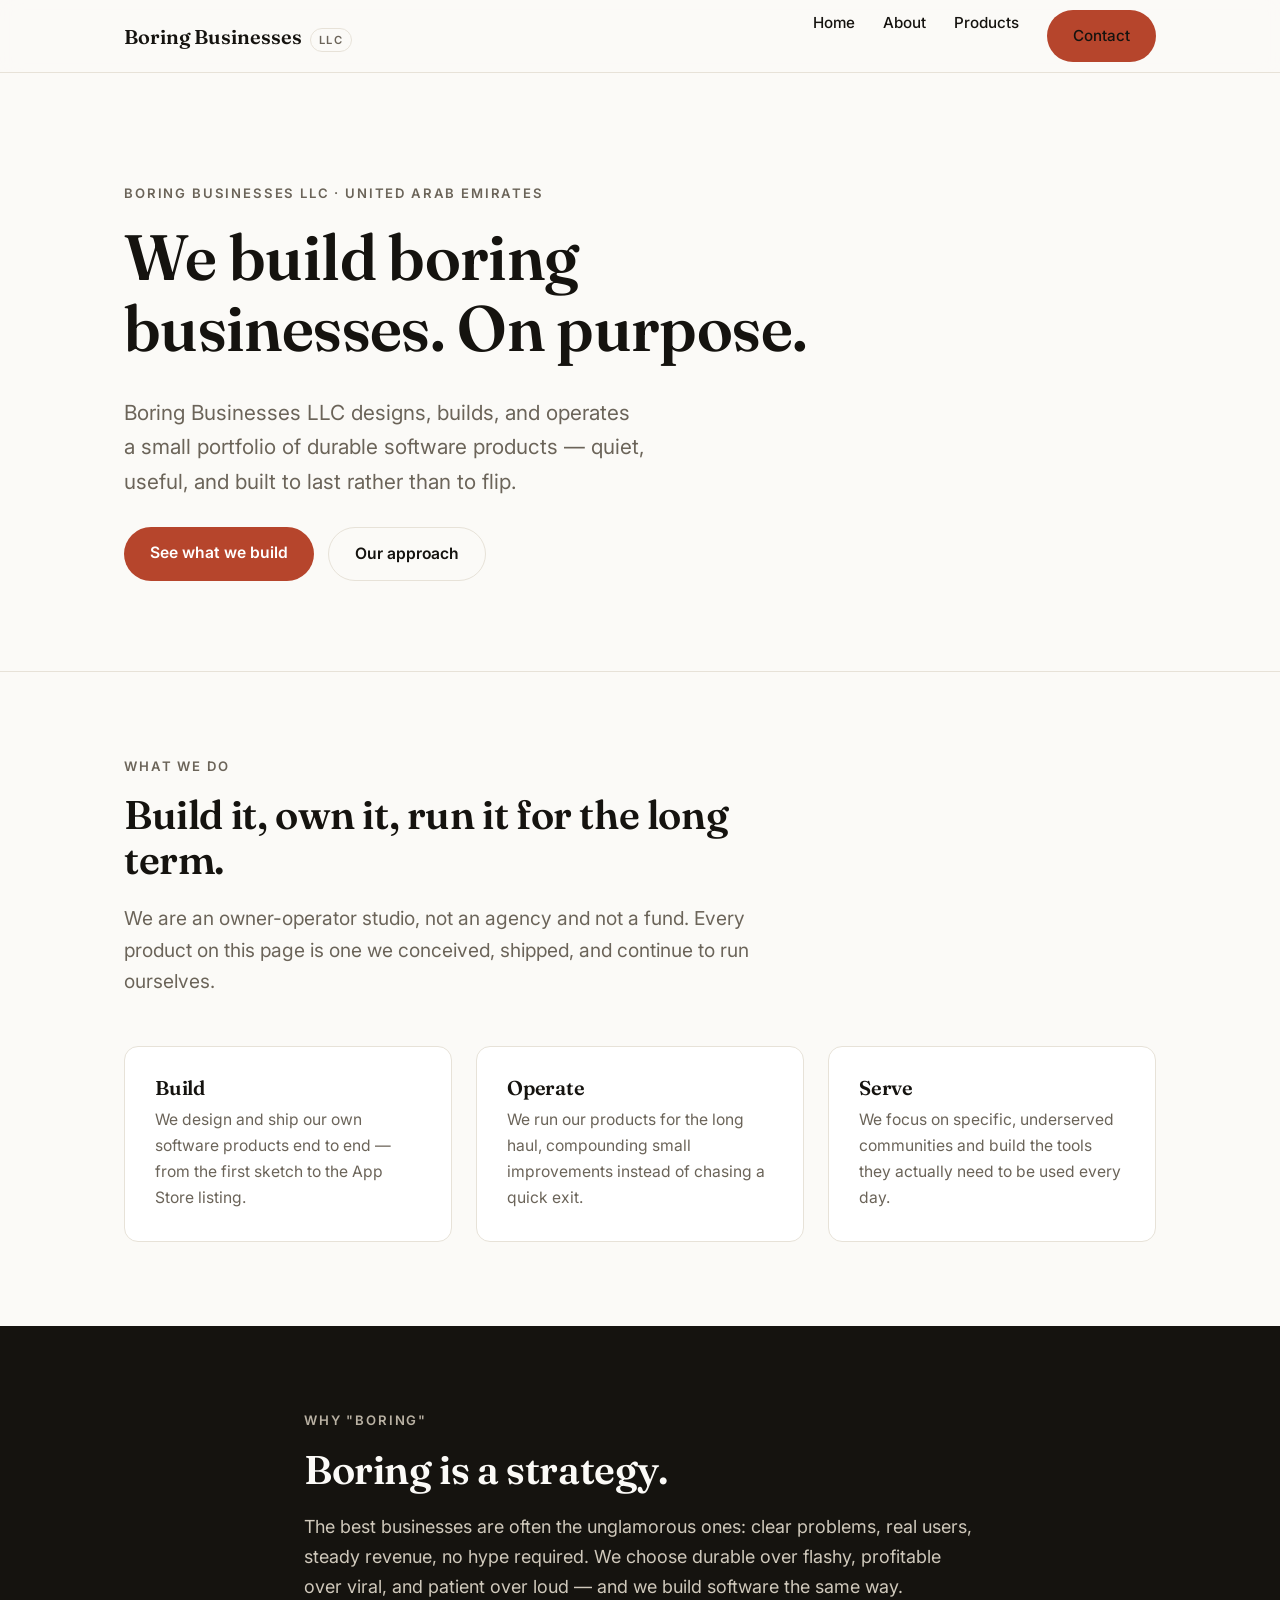
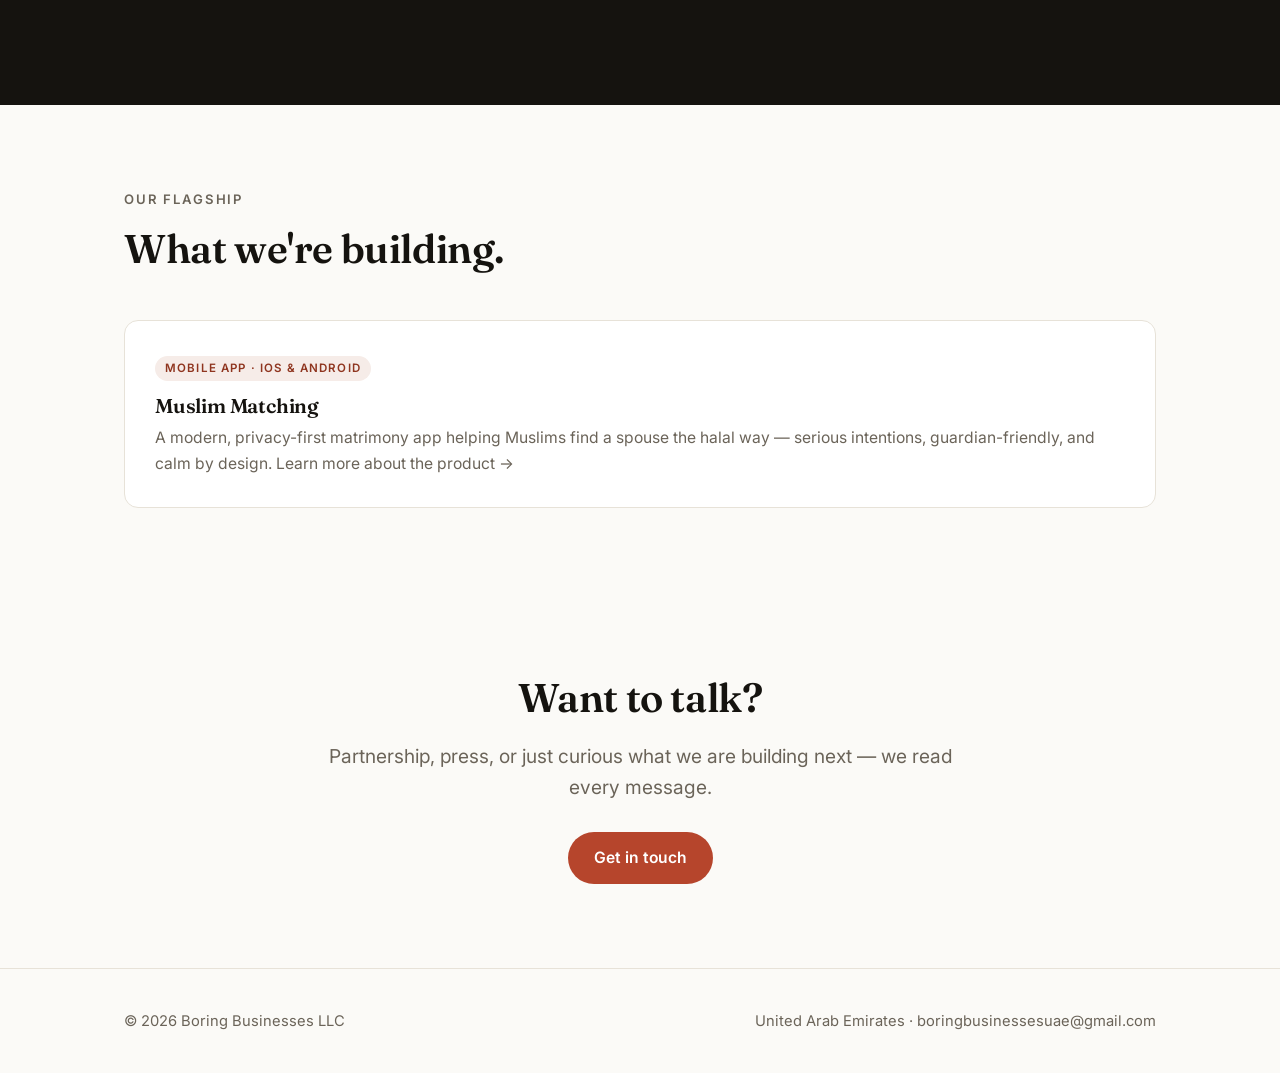
<file: index.html>
<!DOCTYPE html>
<html lang="en">
<head>
  <meta charset="UTF-8" />
  <meta name="viewport" content="width=device-width, initial-scale=1.0" />
  <title>Boring Businesses LLC — A product studio for durable software</title>
  <meta name="description" content="Boring Businesses LLC is a United Arab Emirates product studio that designs, builds, and operates a small portfolio of durable software products and brands, including Muslim Matching." />
  <link rel="preconnect" href="https://fonts.googleapis.com" />
  <link rel="preconnect" href="https://fonts.gstatic.com" crossorigin />
  <link href="https://fonts.googleapis.com/css2?family=Fraunces:opsz,wght@9..144,500;9..144,600&family=Inter:wght@400;500;600&display=swap" rel="stylesheet" />
  <link rel="stylesheet" href="/styles.css" />
</head>
<body>
  <header class="site-header">
    <div class="container header-inner">
      <a class="brand" href="/">Boring Businesses <span>LLC</span></a>
      <nav class="nav">
        <a href="/">Home</a>
        <a href="/about.html">About</a>
        <a href="/products.html">Products</a>
        <a href="/contact.html" class="btn">Contact</a>
      </nav>
    </div>
  </header>

  <main>
    <section class="hero">
      <div class="container">
        <p class="eyebrow">Boring Businesses LLC · United Arab Emirates</p>
        <h1>We build boring<br />businesses. On purpose.</h1>
        <p class="lead">Boring Businesses LLC designs, builds, and operates a small portfolio of durable software products — quiet, useful, and built to last rather than to flip.</p>
        <div class="cta-row">
          <a href="/products.html" class="btn">See what we build</a>
          <a href="/about.html" class="btn btn-ghost">Our approach</a>
        </div>
      </div>
    </section>

    <hr class="divider" />

    <section>
      <div class="container">
        <div class="section-head">
          <p class="eyebrow">What we do</p>
          <h2>Build it, own it, run it for the long term.</h2>
          <p class="lead">We are an owner-operator studio, not an agency and not a fund. Every product on this page is one we conceived, shipped, and continue to run ourselves.</p>
        </div>
        <div class="grid grid-3">
          <div class="card">
            <h3>Build</h3>
            <p>We design and ship our own software products end to end — from the first sketch to the App Store listing.</p>
          </div>
          <div class="card">
            <h3>Operate</h3>
            <p>We run our products for the long haul, compounding small improvements instead of chasing a quick exit.</p>
          </div>
          <div class="card">
            <h3>Serve</h3>
            <p>We focus on specific, underserved communities and build the tools they actually need to be used every day.</p>
          </div>
        </div>
      </div>
    </section>

    <section class="band">
      <div class="container narrow">
        <p class="eyebrow">Why "boring"</p>
        <h2>Boring is a strategy.</h2>
        <p>The best businesses are often the unglamorous ones: clear problems, real users, steady revenue, no hype required. We choose durable over flashy, profitable over viral, and patient over loud — and we build software the same way.</p>
      </div>
    </section>

    <section>
      <div class="container">
        <div class="section-head">
          <p class="eyebrow">Our flagship</p>
          <h2>What we're building.</h2>
        </div>
        <a class="card" href="/products.html" style="color:inherit; display:block">
          <span class="tag">Mobile app · iOS &amp; Android</span>
          <h3>Muslim Matching</h3>
          <p>A modern, privacy-first matrimony app helping Muslims find a spouse the halal way — serious intentions, guardian-friendly, and calm by design. Learn more about the product →</p>
        </a>
      </div>
    </section>

    <section class="center">
      <div class="container narrow">
        <h2>Want to talk?</h2>
        <p class="lead" style="margin:0 auto 28px">Partnership, press, or just curious what we are building next — we read every message.</p>
        <a href="/contact.html" class="btn">Get in touch</a>
      </div>
    </section>
  </main>

  <footer class="site-footer">
    <div class="container footer-inner">
      <div>© 2026 Boring Businesses LLC</div>
      <div>United Arab Emirates · <a href="mailto:boringbusinessesuae@gmail.com">boringbusinessesuae@gmail.com</a></div>
    </div>
  </footer>
</body>
</html>
</file>
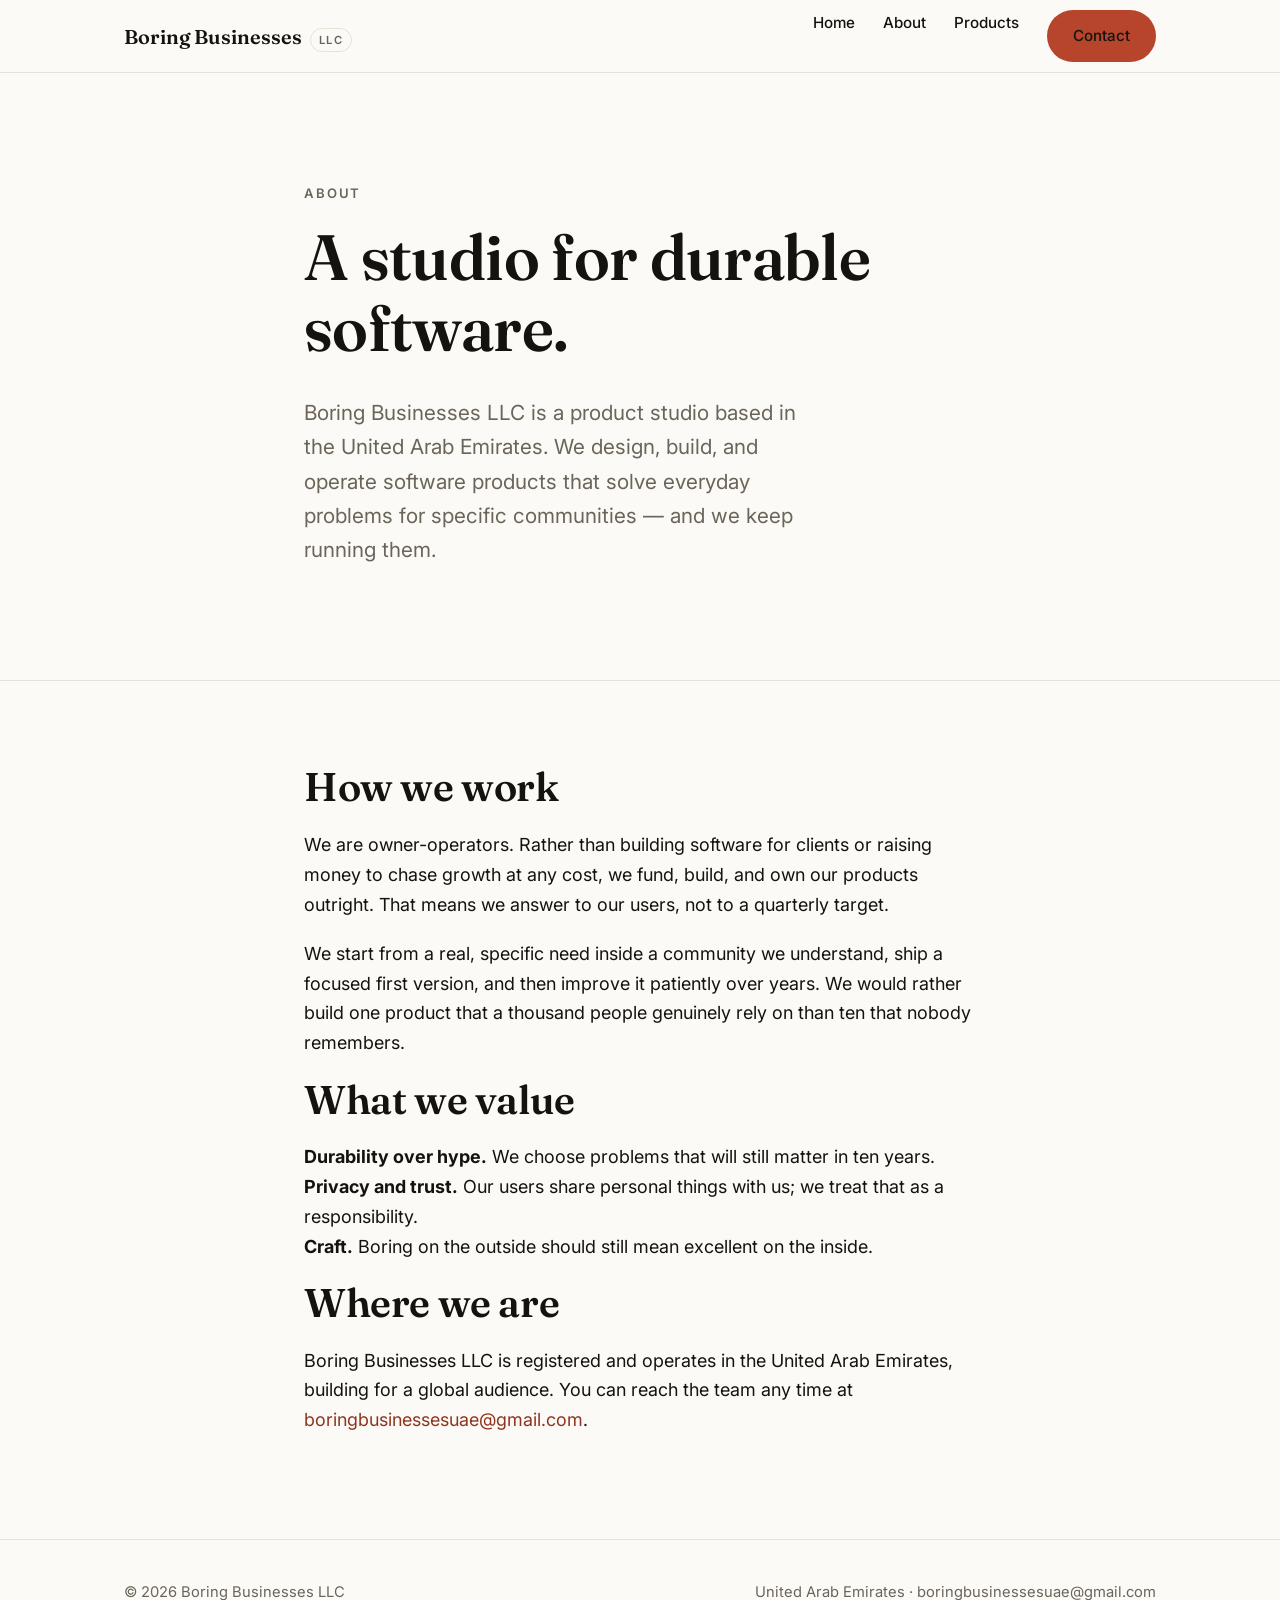
<file: about.html>
<!DOCTYPE html>
<html lang="en">
<head>
  <meta charset="UTF-8" />
  <meta name="viewport" content="width=device-width, initial-scale=1.0" />
  <title>About — Boring Businesses LLC</title>
  <meta name="description" content="Boring Businesses LLC is a United Arab Emirates product studio that builds and operates durable software products for specific communities." />
  <link rel="preconnect" href="https://fonts.googleapis.com" />
  <link rel="preconnect" href="https://fonts.gstatic.com" crossorigin />
  <link href="https://fonts.googleapis.com/css2?family=Fraunces:opsz,wght@9..144,500;9..144,600&family=Inter:wght@400;500;600&display=swap" rel="stylesheet" />
  <link rel="stylesheet" href="/styles.css" />
</head>
<body>
  <header class="site-header">
    <div class="container header-inner">
      <a class="brand" href="/">Boring Businesses <span>LLC</span></a>
      <nav class="nav">
        <a href="/">Home</a>
        <a href="/about.html">About</a>
        <a href="/products.html">Products</a>
        <a href="/contact.html" class="btn">Contact</a>
      </nav>
    </div>
  </header>

  <main>
    <section class="hero">
      <div class="container narrow">
        <p class="eyebrow">About</p>
        <h1>A studio for durable software.</h1>
        <p class="lead">Boring Businesses LLC is a product studio based in the United Arab Emirates. We design, build, and operate software products that solve everyday problems for specific communities — and we keep running them.</p>
      </div>
    </section>

    <hr class="divider" />

    <section>
      <div class="container narrow">
        <h2>How we work</h2>
        <p>We are owner-operators. Rather than building software for clients or raising money to chase growth at any cost, we fund, build, and own our products outright. That means we answer to our users, not to a quarterly target.</p>
        <p>We start from a real, specific need inside a community we understand, ship a focused first version, and then improve it patiently over years. We would rather build one product that a thousand people genuinely rely on than ten that nobody remembers.</p>

        <h2>What we value</h2>
        <p><strong>Durability over hype.</strong> We choose problems that will still matter in ten years.<br />
        <strong>Privacy and trust.</strong> Our users share personal things with us; we treat that as a responsibility.<br />
        <strong>Craft.</strong> Boring on the outside should still mean excellent on the inside.</p>

        <h2>Where we are</h2>
        <p>Boring Businesses LLC is registered and operates in the United Arab Emirates, building for a global audience. You can reach the team any time at <a href="mailto:boringbusinessesuae@gmail.com">boringbusinessesuae@gmail.com</a>.</p>
      </div>
    </section>
  </main>

  <footer class="site-footer">
    <div class="container footer-inner">
      <div>© 2026 Boring Businesses LLC</div>
      <div>United Arab Emirates · <a href="mailto:boringbusinessesuae@gmail.com">boringbusinessesuae@gmail.com</a></div>
    </div>
  </footer>
</body>
</html>
</file>
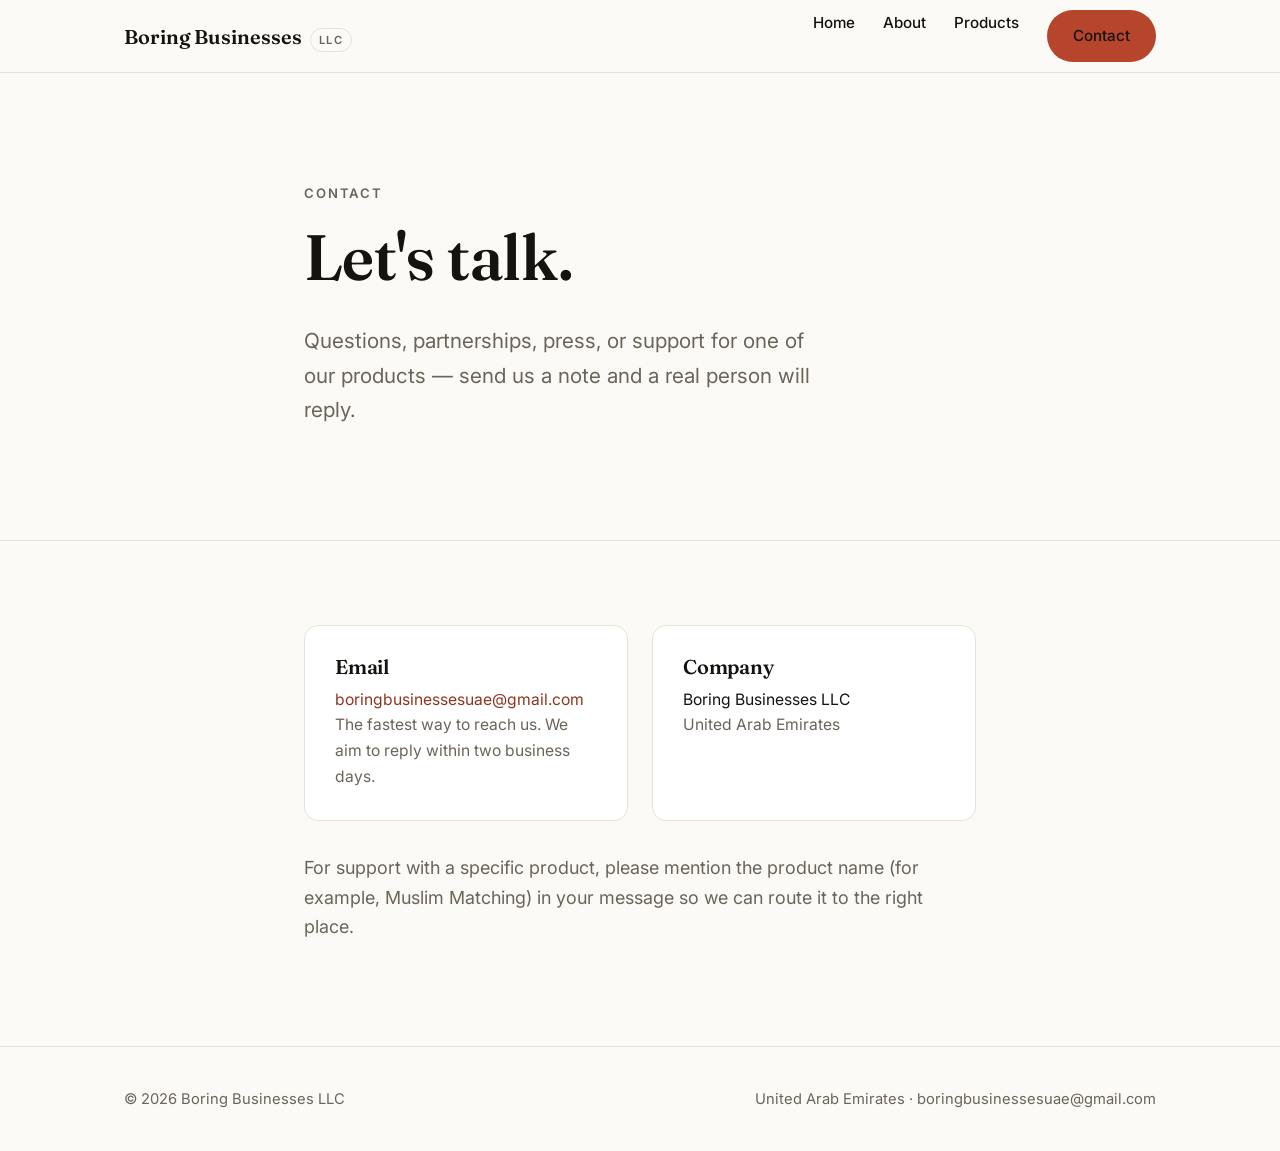
<file: contact.html>
<!DOCTYPE html>
<html lang="en">
<head>
  <meta charset="UTF-8" />
  <meta name="viewport" content="width=device-width, initial-scale=1.0" />
  <title>Contact — Boring Businesses LLC</title>
  <meta name="description" content="Get in touch with Boring Businesses LLC, a product studio based in the United Arab Emirates." />
  <link rel="preconnect" href="https://fonts.googleapis.com" />
  <link rel="preconnect" href="https://fonts.gstatic.com" crossorigin />
  <link href="https://fonts.googleapis.com/css2?family=Fraunces:opsz,wght@9..144,500;9..144,600&family=Inter:wght@400;500;600&display=swap" rel="stylesheet" />
  <link rel="stylesheet" href="/styles.css" />
</head>
<body>
  <header class="site-header">
    <div class="container header-inner">
      <a class="brand" href="/">Boring Businesses <span>LLC</span></a>
      <nav class="nav">
        <a href="/">Home</a>
        <a href="/about.html">About</a>
        <a href="/products.html">Products</a>
        <a href="/contact.html" class="btn">Contact</a>
      </nav>
    </div>
  </header>

  <main>
    <section class="hero">
      <div class="container narrow">
        <p class="eyebrow">Contact</p>
        <h1>Let's talk.</h1>
        <p class="lead">Questions, partnerships, press, or support for one of our products — send us a note and a real person will reply.</p>
      </div>
    </section>

    <hr class="divider" />

    <section>
      <div class="container narrow">
        <div class="grid grid-2">
          <div class="card">
            <h3>Email</h3>
            <p style="color:var(--ink)"><a href="mailto:boringbusinessesuae@gmail.com">boringbusinessesuae@gmail.com</a></p>
            <p>The fastest way to reach us. We aim to reply within two business days.</p>
          </div>
          <div class="card">
            <h3>Company</h3>
            <p style="color:var(--ink)">Boring Businesses LLC</p>
            <p>United Arab Emirates</p>
          </div>
        </div>
        <p class="muted" style="margin-top:32px">For support with a specific product, please mention the product name (for example, Muslim Matching) in your message so we can route it to the right place.</p>
      </div>
    </section>
  </main>

  <footer class="site-footer">
    <div class="container footer-inner">
      <div>© 2026 Boring Businesses LLC</div>
      <div>United Arab Emirates · <a href="mailto:boringbusinessesuae@gmail.com">boringbusinessesuae@gmail.com</a></div>
    </div>
  </footer>
</body>
</html>
</file>
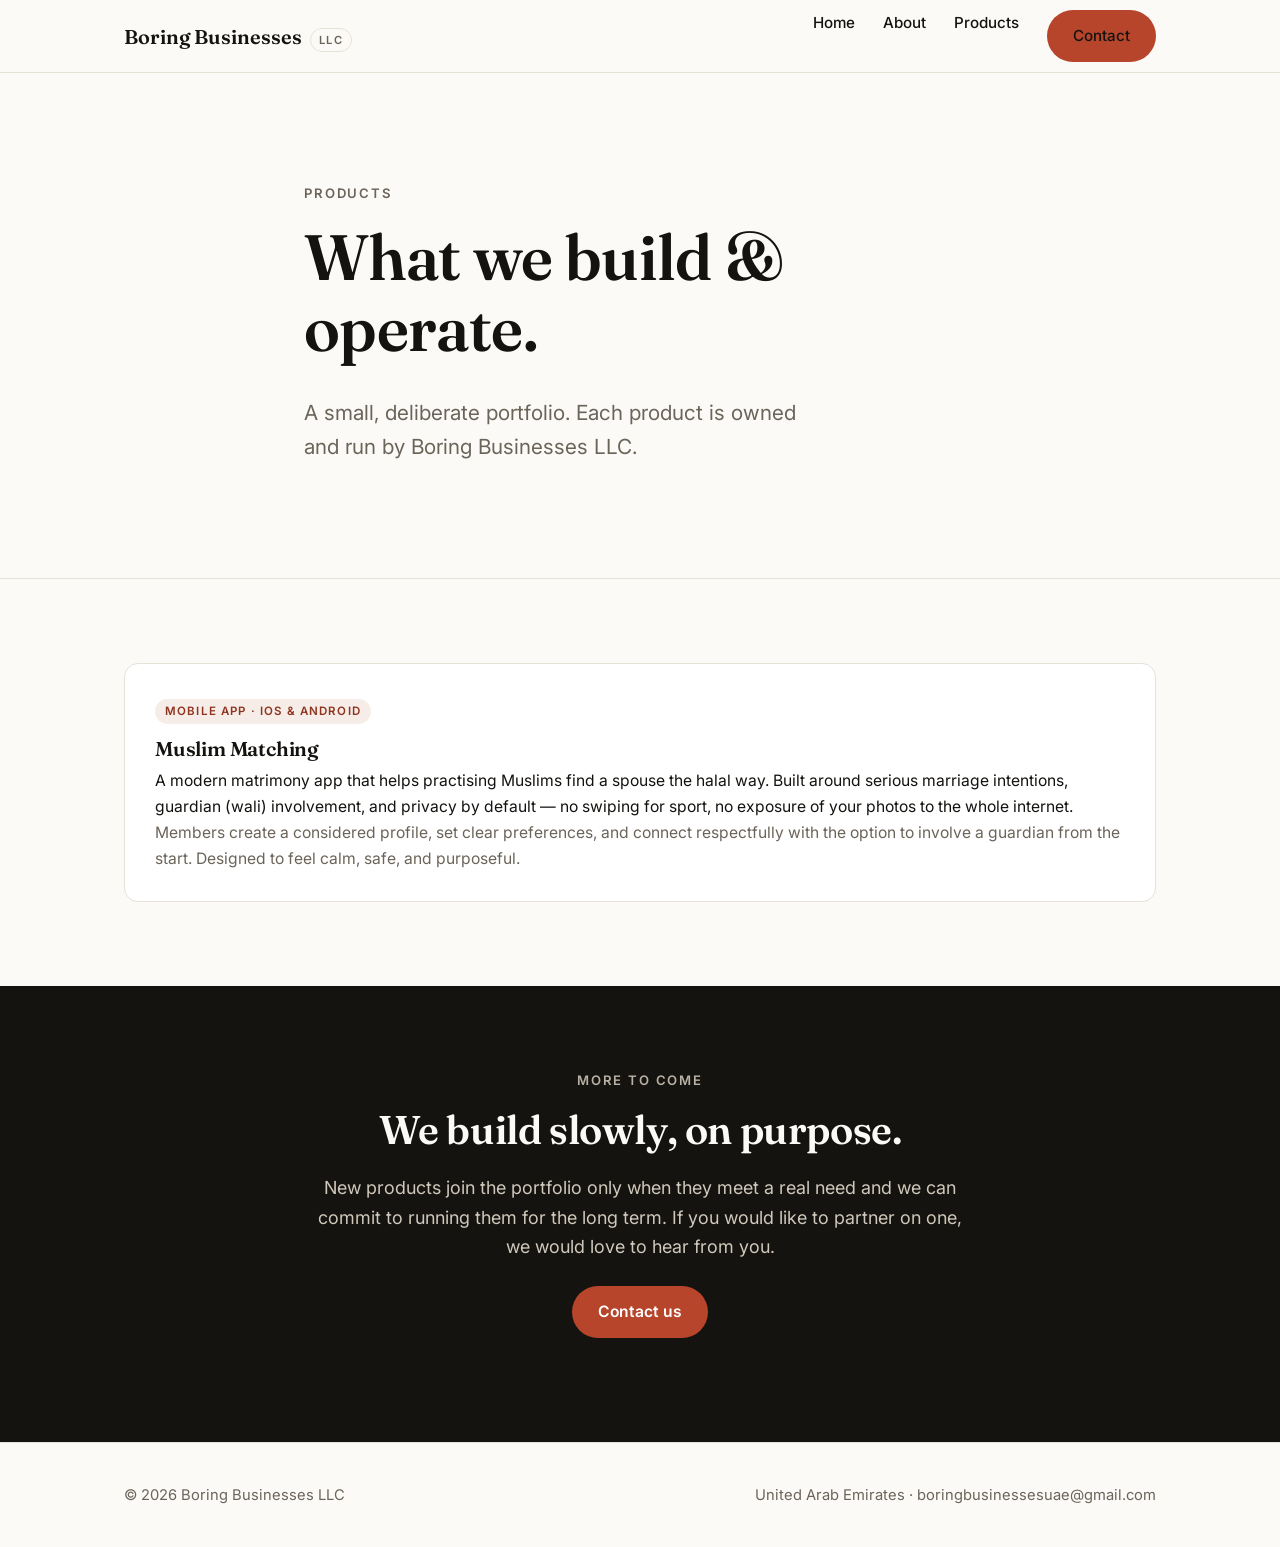
<file: products.html>
<!DOCTYPE html>
<html lang="en">
<head>
  <meta charset="UTF-8" />
  <meta name="viewport" content="width=device-width, initial-scale=1.0" />
  <title>Products — Boring Businesses LLC</title>
  <meta name="description" content="The products and brands built and operated by Boring Businesses LLC, including Muslim Matching and Muslim Maxxing." />
  <link rel="preconnect" href="https://fonts.googleapis.com" />
  <link rel="preconnect" href="https://fonts.gstatic.com" crossorigin />
  <link href="https://fonts.googleapis.com/css2?family=Fraunces:opsz,wght@9..144,500;9..144,600&family=Inter:wght@400;500;600&display=swap" rel="stylesheet" />
  <link rel="stylesheet" href="/styles.css" />
</head>
<body>
  <header class="site-header">
    <div class="container header-inner">
      <a class="brand" href="/">Boring Businesses <span>LLC</span></a>
      <nav class="nav">
        <a href="/">Home</a>
        <a href="/about.html">About</a>
        <a href="/products.html">Products</a>
        <a href="/contact.html" class="btn">Contact</a>
      </nav>
    </div>
  </header>

  <main>
    <section class="hero">
      <div class="container narrow">
        <p class="eyebrow">Products</p>
        <h1>What we build &amp; operate.</h1>
        <p class="lead">A small, deliberate portfolio. Each product is owned and run by Boring Businesses LLC.</p>
      </div>
    </section>

    <hr class="divider" />

    <section>
      <div class="container">
        <div class="grid">
          <div class="card">
            <span class="tag">Mobile app · iOS &amp; Android</span>
            <h3>Muslim Matching</h3>
            <p style="color:var(--ink)">A modern matrimony app that helps practising Muslims find a spouse the halal way. Built around serious marriage intentions, guardian (wali) involvement, and privacy by default — no swiping for sport, no exposure of your photos to the whole internet.</p>
            <p>Members create a considered profile, set clear preferences, and connect respectfully with the option to involve a guardian from the start. Designed to feel calm, safe, and purposeful.</p>
          </div>
        </div>
      </div>
    </section>

    <section class="band center">
      <div class="container narrow">
        <p class="eyebrow">More to come</p>
        <h2>We build slowly, on purpose.</h2>
        <p>New products join the portfolio only when they meet a real need and we can commit to running them for the long term. If you would like to partner on one, we would love to hear from you.</p>
        <p style="margin-top:24px"><a href="/contact.html" class="btn">Contact us</a></p>
      </div>
    </section>
  </main>

  <footer class="site-footer">
    <div class="container footer-inner">
      <div>© 2026 Boring Businesses LLC</div>
      <div>United Arab Emirates · <a href="mailto:boringbusinessesuae@gmail.com">boringbusinessesuae@gmail.com</a></div>
    </div>
  </footer>
</body>
</html>
</file>
<file: styles.css>
/* Boring Businesses LLC — site styles */
:root {
  --ink: #15130f;
  --paper: #fbfaf7;
  --muted: #6b6459;
  --line: #e7e2d8;
  --accent: #b6452c;
  --accent-ink: #8f351f;
  --card: #ffffff;
  --max: 1080px;
  --radius: 14px;
}

* { box-sizing: border-box; }

html { scroll-behavior: smooth; }

body {
  margin: 0;
  background: var(--paper);
  color: var(--ink);
  font-family: "Inter", -apple-system, BlinkMacSystemFont, "Segoe UI", Roboto, Helvetica, Arial, sans-serif;
  font-size: 18px;
  line-height: 1.65;
  -webkit-font-smoothing: antialiased;
  text-rendering: optimizeLegibility;
}

.container { width: 100%; max-width: var(--max); margin: 0 auto; padding: 0 24px; }

h1, h2, h3 {
  font-family: "Fraunces", Georgia, "Times New Roman", serif;
  font-weight: 600;
  line-height: 1.12;
  letter-spacing: -0.01em;
  margin: 0 0 0.5em;
}
h1 { font-size: clamp(2.4rem, 5.5vw, 4rem); }
h2 { font-size: clamp(1.7rem, 3.5vw, 2.5rem); }
h3 { font-size: 1.25rem; }
p { margin: 0 0 1.1em; }
a { color: var(--accent-ink); text-decoration: none; }
a:hover { text-decoration: underline; }

.eyebrow {
  font-size: 0.82rem;
  letter-spacing: 0.14em;
  text-transform: uppercase;
  color: var(--muted);
  font-weight: 600;
  margin-bottom: 1rem;
}

/* Header */
.site-header {
  position: sticky; top: 0; z-index: 20;
  background: rgba(251,250,247,0.86);
  backdrop-filter: saturate(140%) blur(10px);
  border-bottom: 1px solid var(--line);
}
.header-inner { display: flex; align-items: center; justify-content: space-between; height: 72px; }
.brand {
  font-family: "Fraunces", Georgia, serif;
  font-weight: 600; font-size: 1.25rem; color: var(--ink);
  display: flex; align-items: baseline; gap: 8px;
}
.brand:hover { text-decoration: none; }
.brand span {
  font-family: "Inter", sans-serif; font-size: 0.7rem; letter-spacing: 0.12em;
  color: var(--muted); border: 1px solid var(--line); border-radius: 999px; padding: 2px 8px;
}
.nav { display: flex; gap: 28px; }
.nav a { color: var(--ink); font-size: 0.95rem; font-weight: 500; }
.nav a:hover { color: var(--accent-ink); text-decoration: none; }

/* Buttons */
.btn {
  display: inline-block; background: var(--accent); color: #fff;
  padding: 13px 26px; border-radius: 999px; font-weight: 600; font-size: 0.98rem;
  transition: background 0.15s ease, transform 0.15s ease;
}
.btn:hover { background: var(--accent-ink); text-decoration: none; transform: translateY(-1px); }
.btn-ghost { background: transparent; color: var(--ink); border: 1px solid var(--line); }
.btn-ghost:hover { background: #fff; }

/* Sections */
section { padding: 84px 0; }
.hero { padding: 110px 0 90px; }
.hero p.lead { font-size: 1.3rem; color: var(--muted); max-width: 40ch; }
.lead { font-size: 1.2rem; color: var(--muted); max-width: 60ch; }
.cta-row { display: flex; gap: 14px; flex-wrap: wrap; margin-top: 28px; }
.divider { border: 0; border-top: 1px solid var(--line); margin: 0; }
.muted { color: var(--muted); }
.center { text-align: center; }
.narrow { max-width: 720px; }

/* Grid + cards */
.grid { display: grid; gap: 24px; }
.grid-3 { grid-template-columns: repeat(3, 1fr); }
.grid-2 { grid-template-columns: repeat(2, 1fr); }
.card {
  background: var(--card); border: 1px solid var(--line); border-radius: var(--radius);
  padding: 30px; transition: transform 0.15s ease, box-shadow 0.15s ease;
}
.card:hover { transform: translateY(-3px); box-shadow: 0 14px 40px -22px rgba(21,19,15,0.35); }
.card h3 { margin-bottom: 0.4em; }
.card p { margin-bottom: 0; color: var(--muted); font-size: 0.98rem; }
.card .tag {
  display: inline-block; font-size: 0.72rem; letter-spacing: 0.1em; text-transform: uppercase;
  color: var(--accent-ink); background: #f6ece8; border-radius: 999px; padding: 3px 10px; margin-bottom: 14px; font-weight: 600;
}

.section-head { max-width: 640px; margin-bottom: 48px; }

/* Stat / value strip */
.band { background: var(--ink); color: var(--paper); }
.band .eyebrow { color: #b9b1a3; }
.band h2 { color: var(--paper); }
.band p { color: #cfc8bb; }

/* Footer */
.site-footer { border-top: 1px solid var(--line); padding: 40px 0; font-size: 0.92rem; color: var(--muted); }
.footer-inner { display: flex; justify-content: space-between; gap: 16px; flex-wrap: wrap; }
.site-footer a { color: var(--muted); }

/* Responsive */
@media (max-width: 860px) {
  .grid-3 { grid-template-columns: 1fr; }
  .grid-2 { grid-template-columns: 1fr; }
}
@media (max-width: 620px) {
  body { font-size: 17px; }
  .nav { gap: 16px; }
  .nav a:not(.btn) { display: none; }
  section { padding: 60px 0; }
  .hero { padding: 72px 0 56px; }
}
</file>
